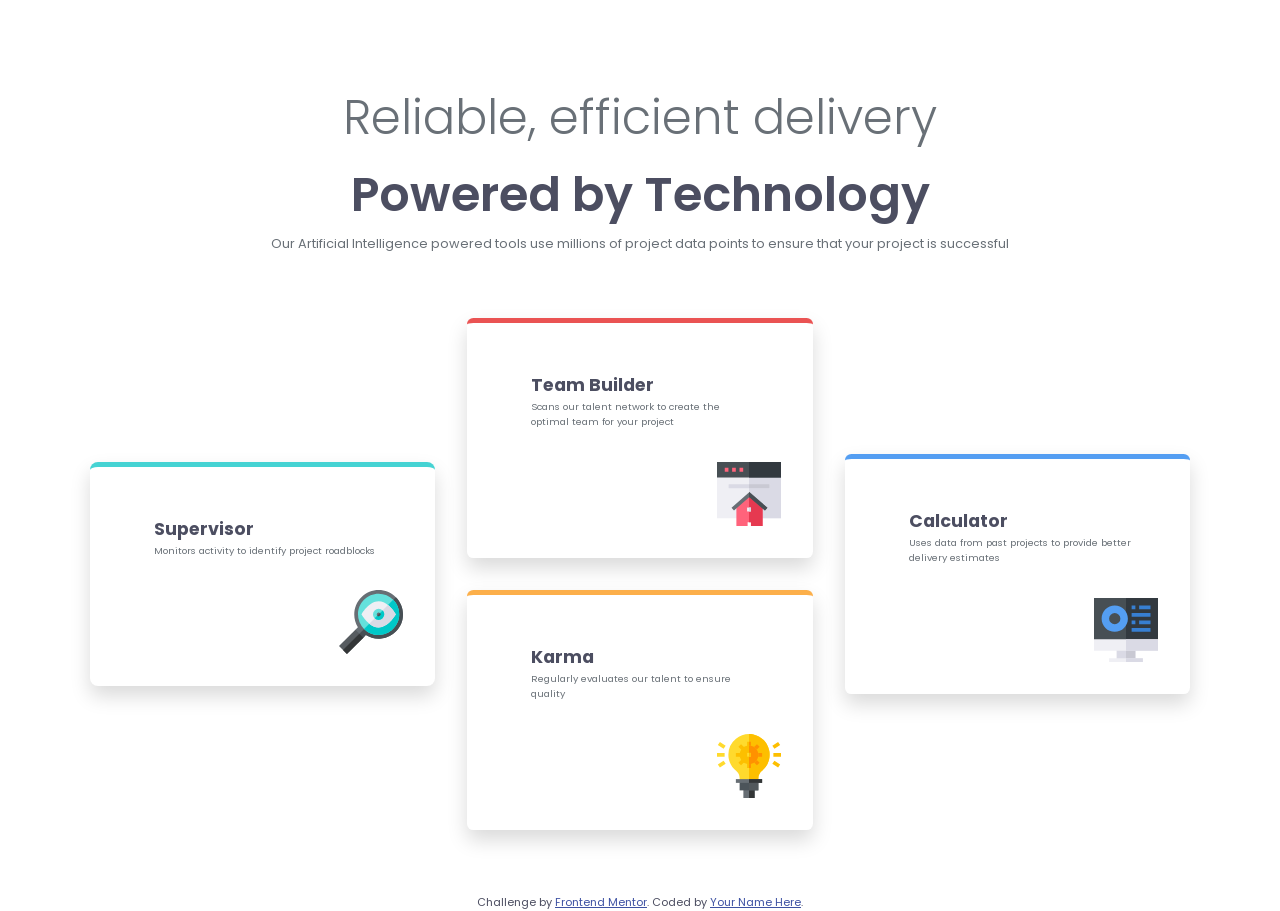
<file: four-card-feature-section-master/index.html>
<!DOCTYPE html>
<html lang="en">
<head>
  <meta charset="UTF-8">
  <meta name="viewport" content="width=device-width, initial-scale=1.0"> <!-- displays site properly based on user's device -->

  <link rel="icon" type="image/png" sizes="32x32" href="./images/favicon-32x32.png">
  
  <title>Frontend Mentor | Four card feature section</title>
  <link rel="stylesheet" href="style.css">
  <!-- Feel free to remove these styles or customise in your own stylesheet 👍 -->
  <style>
    .attribution { font-size: 0.6875rem; text-align: center; }
    .attribution a { color: hsl(228, 45%, 44%); }
  </style>
</head>
<body>
  <main>
  <h1>Reliable, efficient delivery</h1>
  <h2>Powered by Technology</h2>

  <p id="head-paragraph">Our Artificial Intelligence powered tools use millions of project data points 
  to ensure that your project is successful</p>
  <section>

  <div class="card Supervisor">
  <h3>Supervisor</h3>
  <p>Monitors activity to identify project roadblocks</p>
  <img src="./images/icon-supervisor.svg" alt="">
  </div>
  <div class="middle">
  <div class="card Team-Builder">
  <h3>Team Builder</h3>
  <p>Scans our talent network to create the optimal team for your project</p>
  <img src="./images/icon-team-builder.svg" alt="">
  </div>

  <div class="card Karma">
  <h3>Karma</h3>
  <p>Regularly evaluates our talent to ensure quality</p>
  <img src="./images/icon-karma.svg" alt="">
  </div>
</div>
  <div class="card Calculator">
  <h3>Calculator</h3>
  <p>Uses data from past projects to provide better delivery estimates</p>
  <img src="./images/icon-calculator.svg" alt="">
  </div>
  </section>
  </main>
  
      <footer class="attribution">
      Challenge by <a href="https://www.frontendmentor.io?ref=challenge">Frontend Mentor</a>. 
      Coded by <a href="#">Your Name Here</a>.
    </footer>
</body>
</html>
</file>
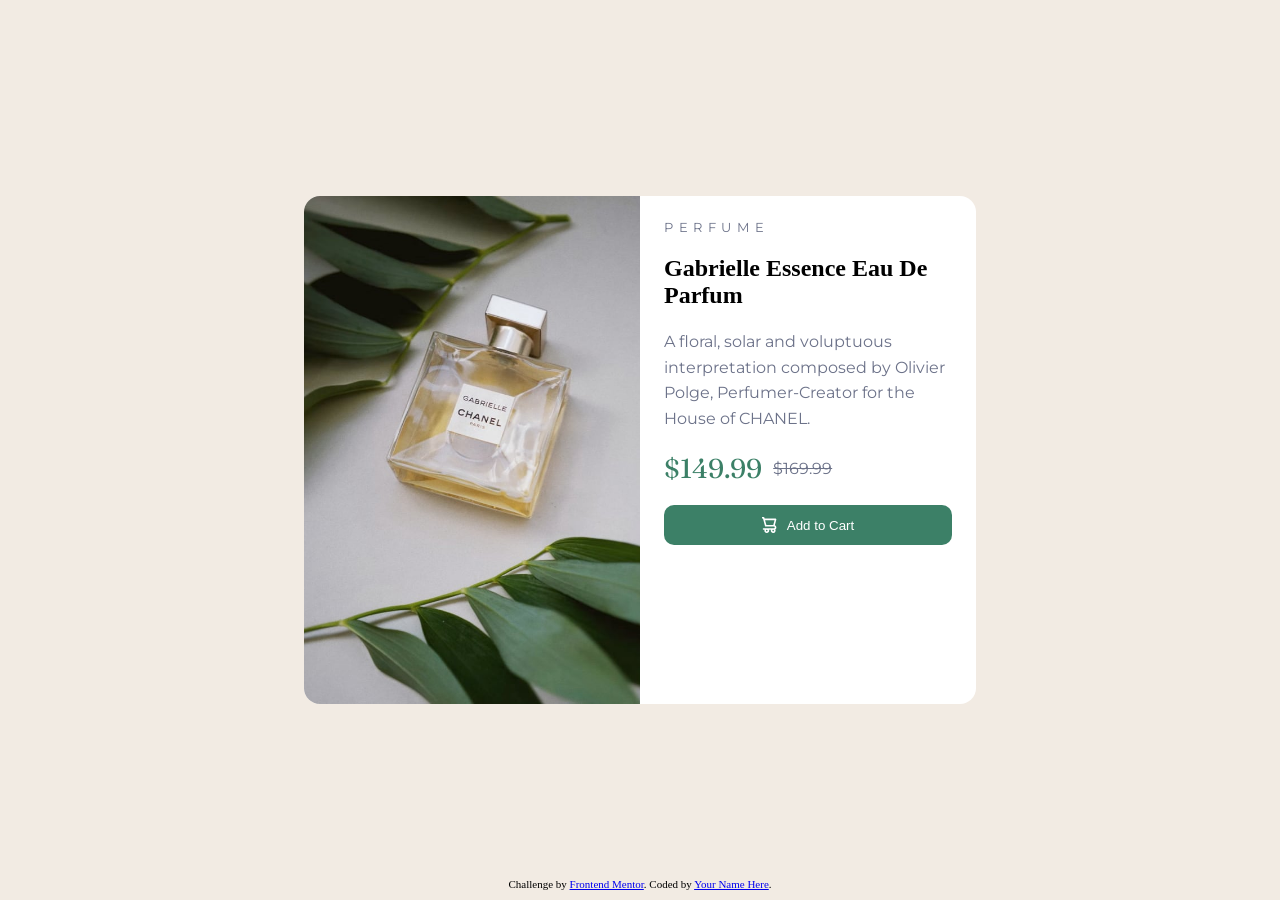
<file: product-preview-card-component-main/index.html>
<!DOCTYPE html>
<html lang="en">
<head>
  <meta charset="UTF-8">
  <meta name="viewport" content="width=device-width, initial-scale=1.0"> <!-- displays site properly based on user's device -->
  <link href="https://fonts.googleapis.com/css2?family=Montserrat:wght@500;700&family=Fraunces:wght@700&display=swap" rel="stylesheet">
  <link rel="icon" type="image/png" sizes="32x32" href="./images/favicon-32x32.png">
  <link rel="stylesheet" href="style.css">
  <title>CSS project 5 by Fikri</title>

  <!-- Feel free to remove these styles or customise in your own stylesheet 👍 -->
  <style>
    .attribution { font-size: 0.6875rem; text-align: center; }
  </style>
</head>
<body>
  <main>
      <picture class="img">
    <source media="(min-width: 48em)" srcset="./images/image-product-desktop.jpg">
    <img src="./images/image-product-mobile.jpg" alt="Gabrielle Essence Eau De Parfum bottle">
  </picture>
    <section class="content">
          <div class="tag">
            Perfume
          </div>
          <h1>
          Gabrielle Essence Eau De Parfum
          </h1>
          <p>A floral, solar and voluptuous interpretation composed by Olivier Polge, 
        Perfumer-Creator for the House of CHANEL.</p>
          <div class="price">
              <span class="new-price">$149.99</span>
              <span class="old-price">$169.99</span>
          </div>
    
    <button class="btn" type="submit">
  <img src="./images/icon-cart.svg" alt="">
  Add to Cart
</button>
</section>
  </main>
  
  

  
  
  <footer class="attribution">
    Challenge by <a href="https://www.frontendmentor.io?ref=challenge">Frontend Mentor</a>. 
    Coded by <a href="https://github.com/mohammedino8">Your Name Here</a>.
  </footer>
</body>
</html>
</file>
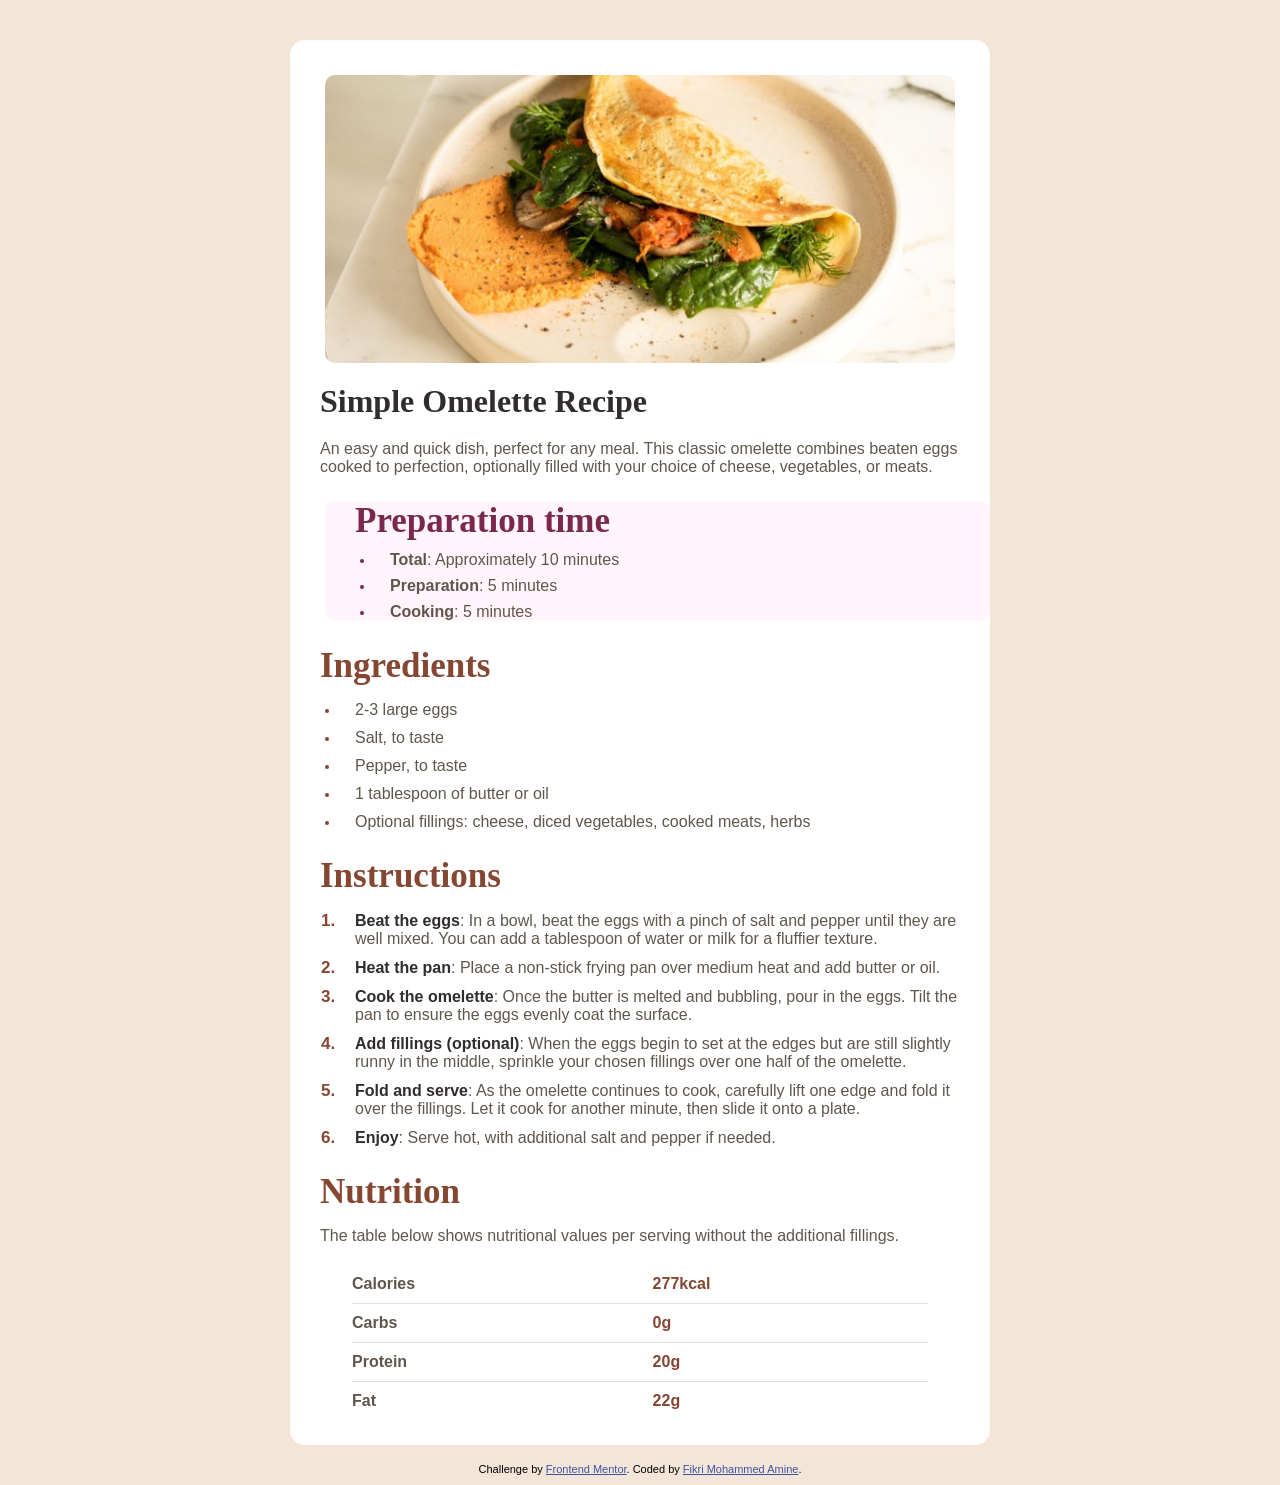
<file: recipe-page-main/index.html>
<!DOCTYPE html>
<html lang="en">
<head>
  <meta charset="UTF-8">
  <meta name="viewport" content="width=device-width, initial-scale=1.0"> <!-- displays site properly based on user's device -->

  <link rel="icon" type="image/png" sizes="32x32" href="./assets/images/favicon-32x32.png">
  <link rel="stylesheet" href="style.css">
  <title>Frontend Mentor | Recipe page</title>

  <!-- Feel free to remove these styles or customise in your own stylesheet 👍 -->
  <style>
    .attribution { font-size: 0.6875rem; text-align: center; }
    .attribution a { color: hsl(228, 45%, 44%); }
  </style>
</head>
<body>

  <main>
    <div class="img">
      <img src="./assets/images/image-omelette.jpeg" alt="">
    </div>

    <h2 class="title">Simple Omelette Recipe</h2>
    <p class="description"> An easy and quick dish, perfect for any meal. This classic omelette combines beaten eggs cooked 
  to perfection, optionally filled with your choice of cheese, vegetables, or meats.</p>
    <div class="prep-time">
      <h3>Preparation time</h3>
      <ul>
        <li><span>Total</span>: Approximately 10 minutes</li>
        <li><span>Preparation</span>: 5 minutes</li>
        <li><span>Cooking</span>: 5 minutes</li>
      </ul>
    </div>
    <div class="ingredients">
      
      <h3>Ingredients</h3>
      <ul class="ingredients-list">
        <li>2-3 large eggs</li>
        <li>Salt, to taste</li>
        <li>Pepper, to taste</li>
        <li>1 tablespoon of butter or oil</li>
        <li>  Optional fillings: cheese, diced vegetables, cooked meats, herbs</li>
      </ul>
    </div>
    <div class="instructions">
      <h3>Instructions</h3>
      <ol class="istructions">
        <li><span>Beat the eggs</span>: In a bowl, beat the eggs with a pinch of salt and pepper until they are well mixed. You can add a tablespoon of water or milk for a fluffier texture.
</li>
        <li><span>Heat the pan</span>: Place a non-stick frying pan over medium heat and add butter or oil.
</li>
        <li><span>Cook the omelette</span>: Once the butter is melted and bubbling, pour in the eggs. Tilt the pan to ensure 
  the eggs evenly coat the surface.</li>
        <li><span>Add fillings (optional)</span>: When the eggs begin to set at the edges but are still slightly runny in the 
  middle, sprinkle your chosen fillings over one half of the omelette.
</li>
        <li><span>Fold and serve</span>: As the omelette continues to cook, carefully lift one edge and fold it over the 
  fillings. Let it cook for another minute, then slide it onto a plate.</li>
        <li><span>Enjoy</span>: Serve hot, with additional salt and pepper if needed.</li>
      </ol>
    </div>
    <div class="nutrition">
      <h3>Nutrition</h3>
      <p>The table below shows nutritional values per serving without the additional fillings.
</p>
    <table>
      <tr>
      <th>Calories</th>
      <td>277kcal</td>
      </tr>

      <tr>
      <th>Carbs</th>
      <td>0g</td>
      </tr>

      <tr>
      <th>Protein</th>
      <td>20g</td>
      </tr>

      <tr>
      <th>Fat</th>
      <td>22g</td>
      </tr>
    </table>
    </div>
  </main>


  

  
  <footer class="attribution">
    Challenge by <a href="https://www.frontendmentor.io?ref=challenge">Frontend Mentor</a>. 
    Coded by <a href="https://github.com/mohammedino8">Fikri Mohammed Amine</a>.
  </footer>
  
</body>
</html>
</file>
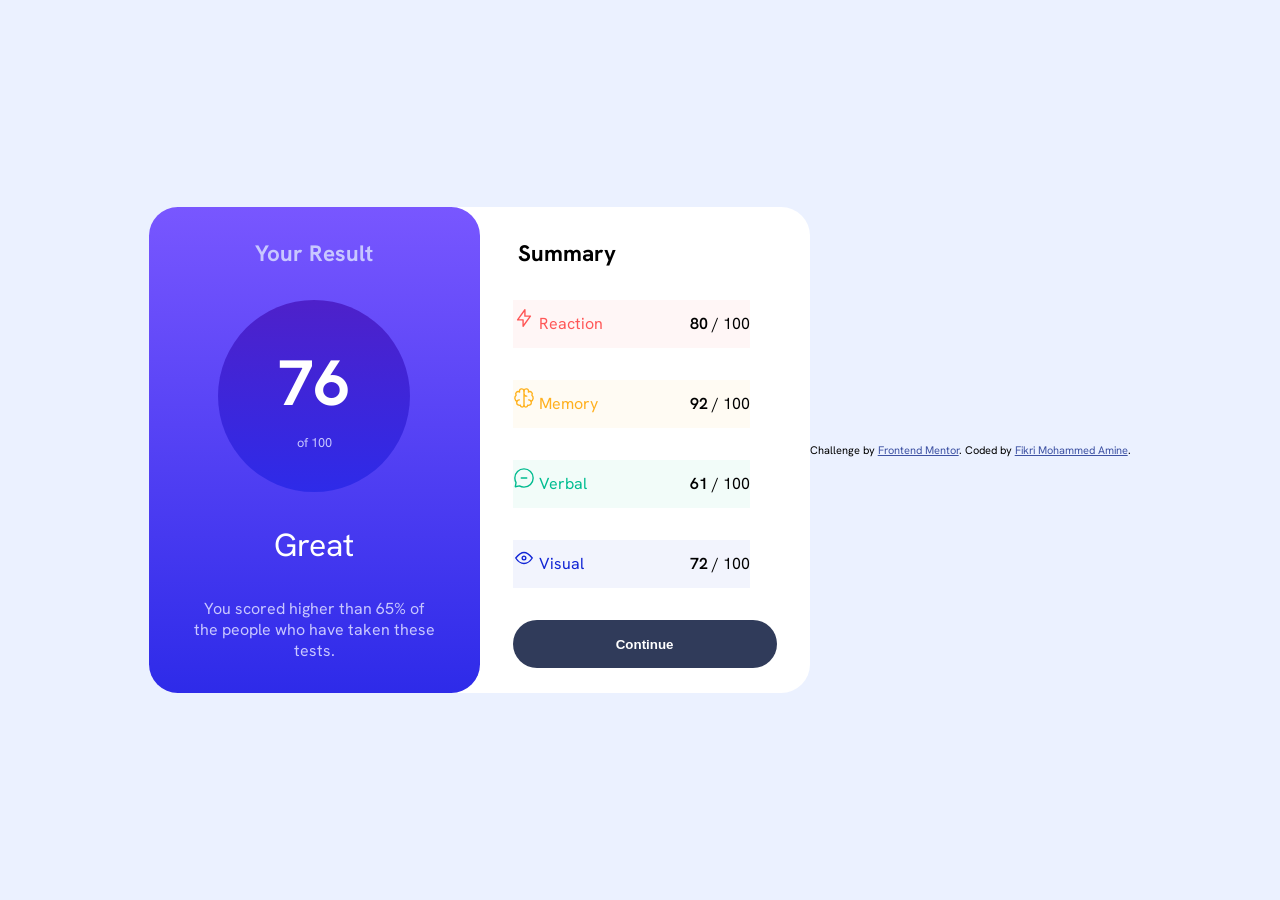
<file: results-summary-component-main/index.html>
<!DOCTYPE html>
<html lang="en">
<head>
  <meta charset="UTF-8">
  <meta name="viewport" content="width=device-width, initial-scale=1.0"> <!-- displays site properly based on user's device -->

  <link rel="icon" type="image/png" sizes="32x32" href="./assets/images/favicon-32x32.png">
  <link rel="stylesheet" href="style.css">
  <title>Fikri mohammed Amine | Results summary component</title>

  <!-- Feel free to remove these styles or customise in your own stylesheet 👍 -->
  <style>
    .attribution { font-size: 0.6875rem; text-align: center; }
    .attribution a { color: hsl(228, 45%, 44%); }
  </style>
</head>
<body>
<main>



  <div class="result">
    <h1 class="resultHeading">Your Result</h1>
    <div class="resultNum">
      <span>76</span>
      <div>of 100</div>
    </div>
    <span class="spanMessage">Great</span>
    <div class="message">You scored higher than 65% of the people who have taken these tests.
  </div>
  </div>


  <div class="summary">
    <h2 class="summaryHeading">  
  Summary
    </h2>
    <div class="summary-items">
      
    <div class="summary-item Reaction">
      <div><img src="./assets/images/icon-reaction.svg" alt=""><span class="text"> Reaction</span></div>
    <div class="score"><span>80</span> / 100</div>
  </div>
    <div class="summary-item Memory"> <div><img src="./assets/images/icon-memory.svg" alt=""><span class="text"> Memory</span></div>
  <div class="score"><span>92</span> / 100</div>
  </div>
    <div class="summary-item Verbal">
      <div><img src="./assets/images/icon-verbal.svg" alt=""><span class="text"> Verbal</span></div>
  <div class="score"><span>61</span> / 100</div>
  </div>
    <div class="summary-item Visual">
    <div><img src="./assets/images/icon-visual.svg" alt=""><span class="text"> Visual</span></div>
  <div class="score"><span>72</span> / 100</div>
  </div>
  <button type="submit">Continue</button>
</main>
  
  



  
  <footer class="attribution">
    Challenge by <a href="https://www.frontendmentor.io?ref=challenge">Frontend Mentor</a>. 
    Coded by <a href="https://github.com/mohammedino8">Fikri Mohammed Amine</a>.
  </footer>
  
</body>
</html>
</file>
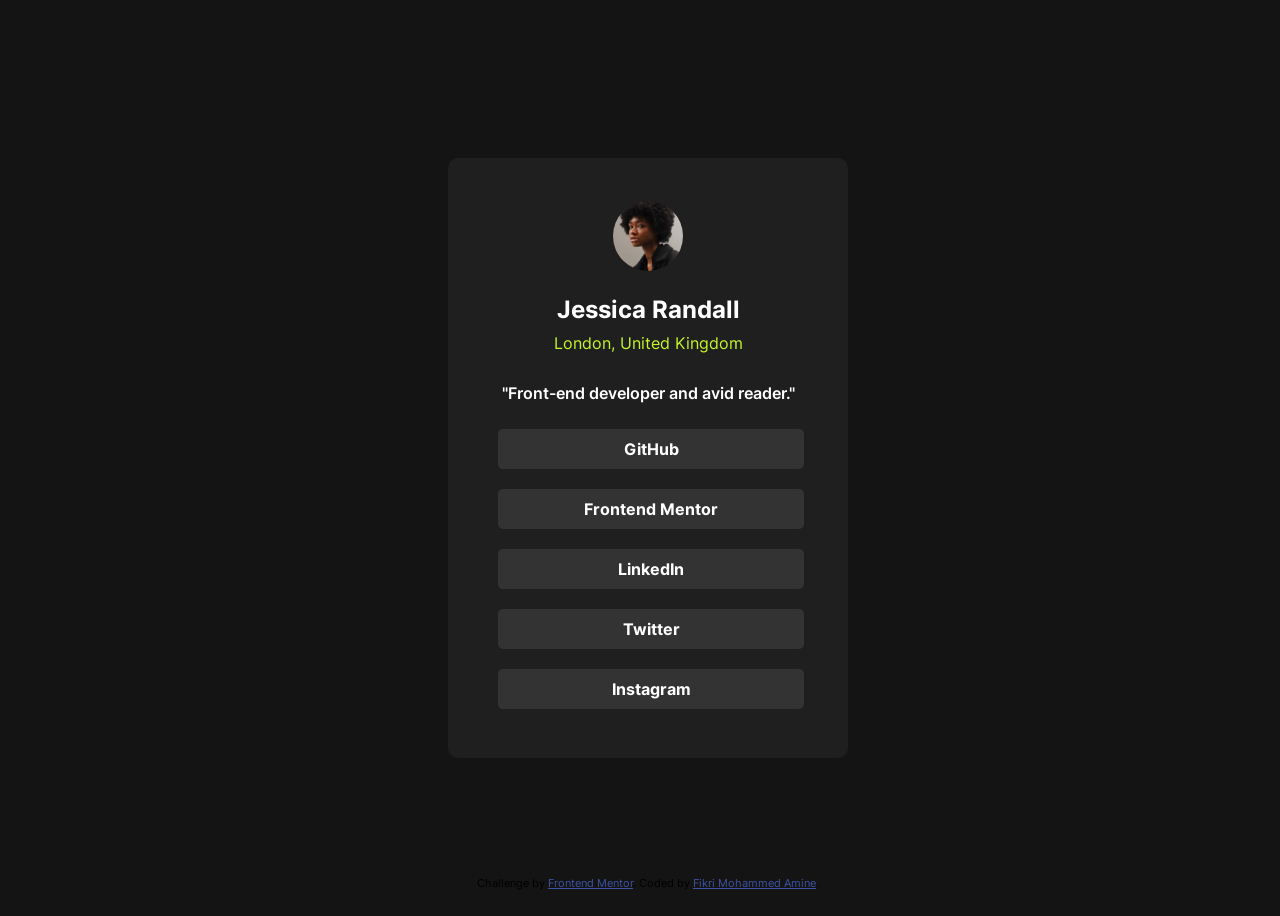
<file: social-links-profile-main/index.html>
<!DOCTYPE html>
<html lang="en">
<head>
  <meta charset="UTF-8">
  <meta name="viewport" content="width=device-width, initial-scale=1.0"> <!-- displays site properly based on user's device -->

  <link rel="icon" type="image/png" sizes="32x32" href="./assets/images/favicon-32x32.png">
  
  <title>Frontend Mentor | Social links profile</title>
  <link rel="stylesheet" href="style.css">
  <!-- Feel free to remove these styles or customise in your own stylesheet 👍 -->
  <style>
    .attribution { font-size: 0.6875rem; text-align: center; }
    .attribution a { color: hsl(228, 45%, 44%); }
  </style>
</head>
<body>
<div class="hero">
  <div class="img">
    <img src="./assets/images/avatar-jessica.jpeg" alt="">
  </div>
  <div class="info">
    <h2 class="name">  Jessica Randall</h2>
    <div class="location">London, United Kingdom</div>
    <div class="description">"Front-end developer and avid reader."</div>
  </div>
  <div class="links">
    <ul>
      <li><a href="https://github.com">GitHub</a></li>
      <li><a href="https://www.frontendmentor.io">Frontend Mentor</a></li>
      <li><a href="www.linkedin.com">LinkedIn</a></li>
      <li><a href="https://x.com">Twitter</a></li>
      <li><a href="https://instagram.com">Instagram</a></li>
    </ul>
  </div>
</div>

  
  

  
  
  
  
  
  
  <footer class="attribution">
    Challenge by <a href="https://www.frontendmentor.io?ref=challenge">Frontend Mentor</a>. 
    Coded by <a href="https://github.com/mohammedino8">Fikri Mohammed Amine</a>.
  </footer>
</body>
</html>
</file>
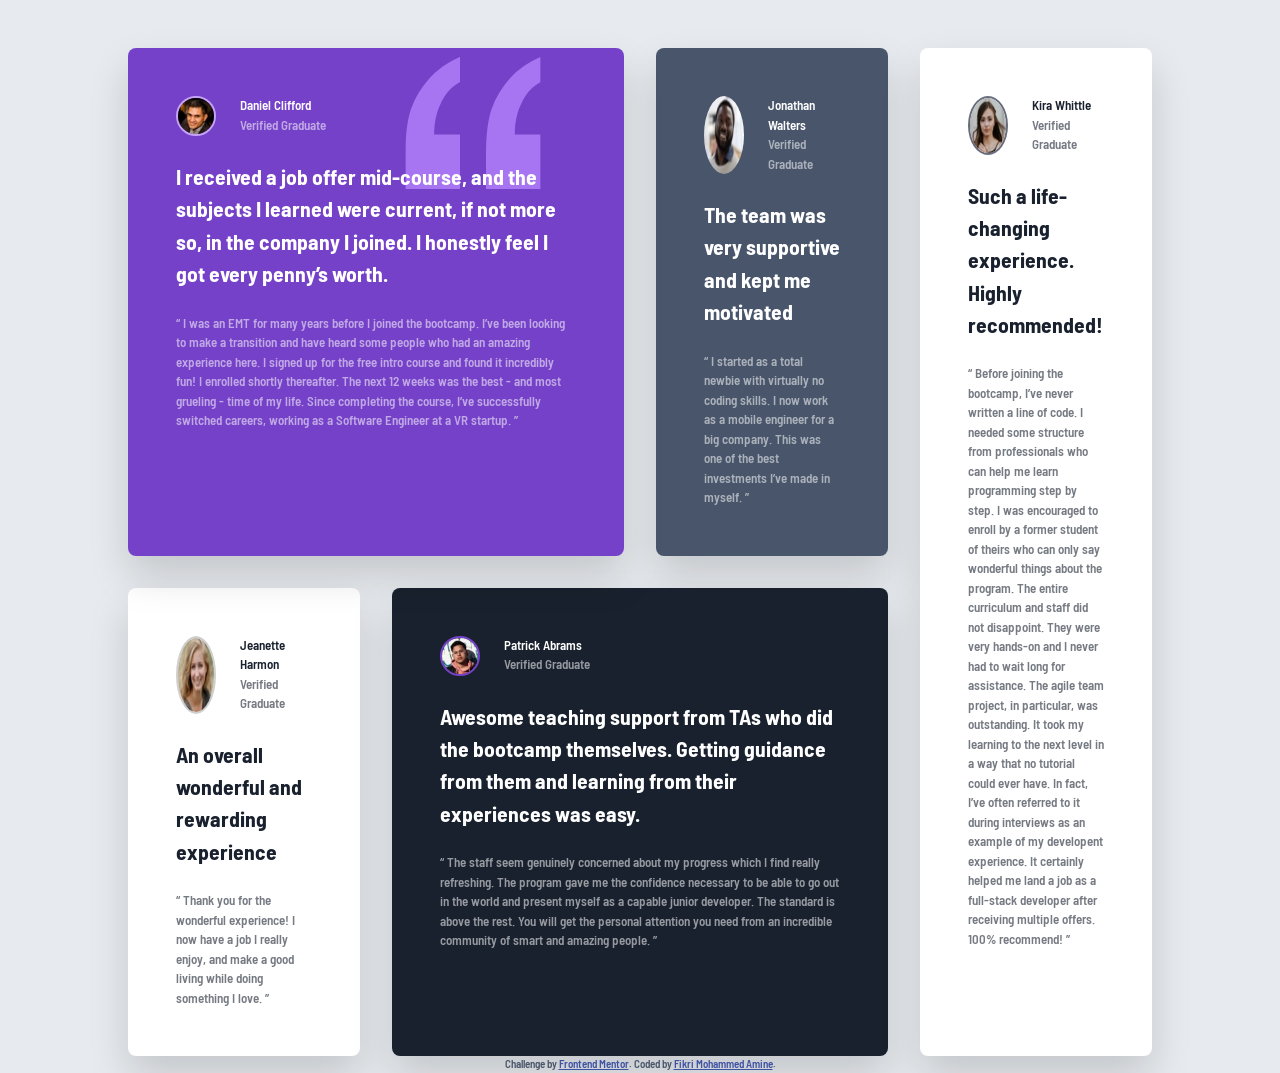
<file: testimonials-grid-section-main/index.html>
<!DOCTYPE html>
<html lang="en">
<head>
  <meta charset="UTF-8">
  <meta name="viewport" content="width=device-width, initial-scale=1.0"> <!-- displays site properly based on user's device -->

  <link rel="icon" type="image/png" sizes="32x32" href="./images/favicon-32x32.png">
  <link rel="stylesheet" href="style.css">
  <title>Frontend Mentor | [Challenge Name Here]</title>

  <!-- Feel free to remove these styles or customise in your own stylesheet 👍 -->
  <style>
    .attribution { font-size: 0.6875rem; text-align: center; }
    .attribution a { color: hsl(228, 45%, 44%); }
  </style>
</head>
<body>
  <main>

  <!--First card-->

    <div class="card Daniel">
      <div class="heading">
          
          <img class="logo" src="./images/image-daniel.jpg" alt="image-Daniel">
          <div class="desc"> 
          <div class="name">Daniel Clifford</div>
          <div class="grade">Verified Graduate</div>
          </div>
          
      </div>
      <div class="title-para">
          I received a job offer mid-course, and the subjects I learned were current, if not more so, 
          in the company I joined. I honestly feel I got every penny’s worth.
      </div>
      <div class="body-para">
          “ I was an EMT for many years before I joined the bootcamp. I’ve been looking to make a 
            transition and have heard some people who had an amazing experience here. I signed up 
            for the free intro course and found it incredibly fun! I enrolled shortly thereafter. 
            The next 12 weeks was the best - and most grueling - time of my life. Since completing 
            the course, I’ve successfully switched careers, working as a Software Engineer at a VR startup. ”
      </div>
    </div>
    <!--Second card-->
    <div class="card Jonathan">
      <div class="heading">
          <img src="./images/image-jonathan.jpg" alt="image-Jonathan">
          <div class="desc"> 
          <div class="name">Jonathan Walters</div>
          <div class="grade">Verified Graduate</div>
          </div>
      </div>
      <div class="title-para">
          The team was very supportive and kept me motivated
      </div>
      <div class="body-para">

  “ I started as a total newbie with virtually no coding skills. I now work as a mobile engineer 
  for a big company. This was one of the best investments I’ve made in myself. ”

      </div>
    </div>


    <!--Third card-->
    <div class="card Jeanette">
      <div class="heading">
          <img src="./images/image-jeanette.jpg" alt="image-Jeanette">
          <div class="desc"> 
          <div class="name">Jeanette Harmon</div>
          <div class="grade">Verified Graduate</div>
      </div>
      </div>
      <div class="title-para">
          An overall wonderful and rewarding experience
      </div>
      <div class="body-para">
        “ Thank you for the wonderful experience! I now have a job I really enjoy, and make a good living 
        while doing something I love. ”
      </div>
    </div>


    <!--Fourth card-->
    <div class="card Patrick">
      <div class="heading">
          <img src="./images/image-patrick.jpg" alt="image-Patrick">

          <div class="desc"> 
          <div class="name">Patrick Abrams</div>
          <div class="grade">Verified Graduate</div>
      </div>
      </div>
      <div class="title-para">
          Awesome teaching support from TAs who did the bootcamp themselves. Getting guidance from them and 
          learning from their experiences was easy.
      </div>
      <div class="body-para">
        “ The staff seem genuinely concerned about my progress which I find really refreshing. The program 
  gave me the confidence necessary to be able to go out in the world and present myself as a capable 
  junior developer. The standard is above the rest. You will get the personal attention you need from 
  an incredible community of smart and amazing people. ”
      </div>
    </div>

    <!--Fifth card-->
    <div class="card Kira">
      <div class="heading">
          <img src="./images/image-kira.jpg" alt="image-Kira">
          <div class="desc"> 
          <div class="name">Kira Whittle</div>
          <div class="grade">Verified Graduate</div>
      </div>
      </div>
      <div class="title-para">
            Such a life-changing experience. Highly recommended!
      </div>
      <div class="body-para">
          “ Before joining the bootcamp, I’ve never written a line of code. I needed some structure from 
  professionals who can help me learn programming step by step. I was encouraged to enroll by a former 
  student of theirs who can only say wonderful things about the program. The entire curriculum and staff 
  did not disappoint. They were very hands-on and I never had to wait long for assistance. The agile team 
  project, in particular, was outstanding. It took my learning to the next level in a way that no tutorial 
  could ever have. In fact, I’ve often referred to it during interviews as an example of my developent 
  experience. It certainly helped me land a job as a full-stack developer after receiving multiple offers. 
  100% recommend! ”
      </div>
    </div>


  </main>
  
  
  <footer class="attribution">
    Challenge by <a href="https://www.frontendmentor.io?ref=challenge">Frontend Mentor</a>. 
    Coded by <a href="https://github.com/mohammedino8/">Fikri Mohammed Amine</a>.
  </footer>
</body>
</html>
</file>
<file: four-card-feature-section-master/style.css>
/* =========================
   Google Font
========================= */
@import url('https://fonts.googleapis.com/css2?family=Poppins:wght@200;400;600&display=swap');

/* =========================
   CSS Variables
========================= */
:root {
  /* Primary Colors */
  --red: hsl(0, 78%, 62%);
  --cyan: hsl(180, 62%, 55%);
  --orange: hsl(34, 97%, 64%);
  --blue: hsl(212, 86%, 64%);

  /* Neutral Colors */
  --grey-500: hsl(234, 12%, 34%);
  --grey-400: hsl(212, 6%, 44%);
  --white: hsl(0, 0%, 100%);

  /* Typography */
  --ff-primary: "Poppins", sans-serif;

  --fw-light: 200;
  --fw-regular: 400;
  --fw-semibold: 600;

  --fs-body: 15px;
}

/* =========================
   CSS Reset
========================= */
*,
*::before,
*::after {
  margin: 0;
  padding: 0;
  box-sizing: border-box;
}

/* =========================
   Base Styles
========================= */
body {
  font-family: var(--ff-primary);
  font-size: var(--fs-body);
  color: var(--grey-500);
  background-color: var(--white);
  line-height: 1.6;
}

img {
  display: block;
  max-width: 100%;
}
main{
    margin-top: 5rem;
    
}

/*section {
    display: grid;
    grid-template-columns: repeat(3 , 1fr);
    grid-template-rows: repeat(3 , auto);
    gap: 1rem;

}*/
section{
    width: min(90%, 1100px);
    margin: 4rem auto;

    display: grid;
    grid-template-columns: repeat(3, 1fr);
    gap: 2rem;
    align-items: center;
}
.middle{
    display:flex;
    flex-direction:column;
    gap:2rem;
}
@media (max-width:768px){

section{

grid-template-columns:1fr;

}

.middle{

display:contents;

}

}
h1 {
    color: var(--grey-400);
    text-align: center;
    font-weight: 300;
    font-size: clamp(1.7rem, 5vw, 3rem);
}
h2{
    color: var(--grey-500);
    text-align: center;
    font-weight: 600;
    font-size: clamp(1.7rem, 5vw, 3rem);
}
#head-paragraph{
    max-width: 80%;
    display: block;
    margin-left: 10%;
    text-align: center;
    font-size: 0.8rem;
    color: var(--grey-400);
    
}

.card{
    background:white;
    padding:2rem;

    border-radius:.5rem;
    box-shadow:0 10px 20px rgba(0,0,0,.15);
}
.card h3 {
    color: var(--grey-500);
}
.card p{
    color: var(--grey-400);
}
.card img{
    margin-left:auto;
    margin-top:2rem;
}
.Supervisor{
    border-top: solid  var(--cyan)  5px ; 
    
}
.Supervisor h3{
    margin: 1rem 0 0 2rem;
}
.Supervisor p{
    margin-left: 2rem;
    font-size: .6rem;
    max-width: 80%;
}
.Team-Builder{
    border-top: solid  var(--red)  5px ; 
    border-radius: 0.4rem;
}
.Team-Builder h3{
    margin: 1rem 0 0 2rem;
    
}
.Team-Builder p{
    margin-left: 2rem;
    font-size: .6rem;
    max-width: 80%;
}


.Karma{

    border-top: solid  var(--orange)  5px ; 
    border-radius: 0.4rem;
}
.Karma h3{
    margin: 1rem 0 0 2rem;
    
}
.Karma p{
    margin-left: 2rem;
    font-size: .6rem;
    max-width: 80%;
}


.Calculator{

    border-top: solid  var(--blue)  5px ; 
    border-radius: 0.4rem;
}
.Calculator h3{
    margin: 1rem 0 0 2rem;
    
}
.Calculator p{
    margin-left: 2rem;
    font-size: .6rem;
    max-width: 80%;
}
</file>
<file: product-preview-card-component-main/style.css>
:root {
  --green-500: hsl(158, 36%, 37%);
  --green-700: hsl(158, 42%, 18%);

  --black: hsl(212, 21%, 14%);
  --grey: hsl(228, 12%, 48%);
  --cream: hsl(30, 38%, 92%);
  --white: hsl(0, 0%, 100%);

  --font-primary: 'Montserrat', sans-serif;
  --font-secondary: 'Fraunces', serif;

  --font-size-body: 16px;

  --font-weight-medium: 500;
  --font-weight-bold: 700;
}

/* Reset */
* {
  box-sizing: border-box;
  margin: 0;
  padding: 0;
}

/* Body */
body {
  min-height: 100vh; 
  display: flex;
  justify-content: center;
  align-items: center;
  background-color: var(--cream);
  font-size: var(--font-size-body);
  padding: 1em;
  position: relative;
}

/* Card */
main {
  width: 100%;
  max-width: 23.43rem;
  max-height: 90vh;
  background-color: var(--white);
  border-radius: 1rem;
  overflow: hidden; 
  display: flex;
  flex-direction: column;
}

/* Image */
.img {
  width: 100%;
  height: 250px; /* بدل vh */
}

.img img {
  width: 100%;
  height: 100%;
  object-fit: cover;
}

/* Content wrapper */
.content {
  padding: 1.5rem;
  display: flex;
  flex-direction: column;
  gap: 1.25rem;
}
@media (min-width:48em) {
    main {
    flex-direction: row;
    max-width: 42rem;
    }

    .img,
    .content {
        width: 50%;
    }
    .img{
        height: auto;
    }
    .img img{
        height: 100%;
        object-fit: cover;
    }
}
/* Tag */
.tag {
  color: var(--grey);
  font-family: var(--font-primary);
  text-transform: uppercase;
  letter-spacing: 0.35rem;
  font-size: 0.8rem;
}

/* Title */
h2 {
  font-family: var(--font-secondary);
  font-size: 1.8rem;
  line-height: 1.2;
}

/* Paragraph */
p {
  color: var(--grey);
  font-family: var(--font-primary);
  line-height: 1.6;
}

/* Price */
.price {
  display: flex;
  align-items: center;
  gap: 0.7rem;
}

.new-price {
  font-size: 1.7rem;
  font-family: var(--font-secondary);
  color: var(--green-500);
}

.old-price {
  text-decoration: line-through;
  font-family: var(--font-primary);
  color: var(--grey);
}

/* Button */

button {
  width: 100%;
  height: 3em;
  background-color: var(--green-500);
  color: var(--white);
  border-radius: 10px;
  border: none;
  display: flex;
  align-items: center;
  justify-content: center;
  gap: 10px;
  cursor: pointer;
  transition: 0.3s;
}
@media (prefers-reduced-motion: reduce) {
    button{
        transition: none;
    }
}
button:hover {
  background-color: var(--green-700);
}
footer{
    position: absolute;
    bottom: 10px;
}
</file>
<file: recipe-page-main/style.css>
:root{
    
--White: hsl(0, 0%, 100%);
--Stone-100: hsl(30, 54%, 90%);
--Stone-150: hsl(30, 18%, 87%);
--Stone-600: hsl(30, 10%, 34%);
--Stone-900: hsl(24, 5%, 18%);
--Brown-800: hsl(14, 45%, 36%);
--Rose-800: hsl(332, 51%, 32%);
--Rose-50: hsl(330, 100%, 98%);
}

* {
  margin: 0;
  padding: 0;
  box-sizing: border-box;
}

body {
  font-size: 16px;
  font-family: "Outfit", sans-serif;
  background-color: var(--Stone-100);
  display: flex;
  justify-content: center;
  padding: 40px 20px;
  position: relative;
}

/* MAIN CARD */
main {
  max-width: 700px;
  width: 100%;
  background-color: var(--White);
  border-radius: 15px;
  overflow: hidden;
}

/* IMAGE */
.img{
    width: 90%;
    margin: auto;
    margin-top: 5%;
}
.img img {
    width: 100%;
    display: block;
    border-radius: 10px;
}

/* CONTENT */
main > *:not(.img) {
  padding: 0 30px;
}

/* TITLE */
h2 {
  font-family: "Young Serif", serif;
  font-size: 32px;
  color: var(--Stone-900);
  margin: 20px 0;
}

/* DESCRIPTION */
.description {
  color: var(--Stone-600);
  margin-bottom: 25px;
}

/* PREP BOX */
.prep-time {
  background-color: var(--Rose-50);
  margin-left: 5%;
  padding: 20px;
  border-radius: 10px;
  margin-bottom: 25px;
}

.prep-time h3 {
  color: var(--Rose-800);
  margin-bottom: 10px;
}

.prep-time ul {
  list-style: disc;
  padding-left: 20px;
}

.prep-time li {
  margin-bottom: 8px;
  color: var(--Stone-600);
  padding-left: 15px;
}
.prep-time li::marker {
    color: var(--Rose-800);
    font-size: 13px;
    padding-right: 15px;
}

.prep-time span {
  font-weight: 600;
}

/* INGREDIENTS + INSTRUCTIONS */
.ingredients,
.instructions,
.nutrition {
  margin-bottom: 25px;
}

h3 {
  font-family: "Young Serif", serif;
  color: var(--Brown-800);
  margin-bottom: 15px;
  font-size: 35px;
}

ul, ol {
  padding-left: 20px;
}

li {
  margin-bottom: 10px;
  color: var(--Stone-600);
  padding-left: 15px;
}
li::marker{
    color: var(--Brown-800);
    font-size: 13px;
    font-weight: bold;
}
.instructions li::marker{
    font-size: 17px ;
}
.instructions span{
    font-weight: 600;
    color: var(--Stone-900);
}

/* TABLE */
table {
  width: 90%;
  border-collapse: collapse;
  margin: auto;
}

tr {
  border-bottom: 1px solid var(--Stone-150);
}
tr:last-child{
    border-bottom: 0px;
}

th, td {
  text-align: left;
  padding: 10px 0;
}
th{
    color: var(--Stone-600);
}
td {
  color: var(--Brown-800);
  font-weight: bold;
}
 .nutrition p{
    color: var(--Stone-600);
    margin-bottom: 20px;
 }

/* FOOTER */
.attribution {
  position: absolute;
  bottom: 10px;
}
</file>
<file: results-summary-component-main/style.css>
:root{
    /*primary*/
    --LightRed: hsl(0, 100%, 67%) ;
    --OrangeYellow: hsl(39, 100%, 56%);
    --GreenTeal: hsl(166, 100%, 37%);
    --CobaltBlue: hsl(234, 85%, 45%);
    
    /*gradiants*/
    
    --LightSlateBlue : hsl(252, 100%, 67%);
    --LightRoyalBlue : hsl(241, 81%, 54%);
    --VioletBlue: hsla(256, 72%, 46%, 1);
    --PersianBlue: hsla(241, 72%, 46%, 1);
    /*neutral*/
    --White: hsl(0, 0%, 100%);
    --PaleBlue: hsl(221, 100%, 96%) ;
    --LightLavender: hsl(241, 100%, 89%);
    --DarkGrayBlue: hsl(224, 30%, 27%) ;
    
}
*{
    margin: 0;
    padding: 0;
    box-sizing: border-box;
}
@font-face {
  font-family: "Hanken Grotesk";
  src: url("./assets/fonts/HankenGrotesk-VariableFont_wght.ttf") format("truetype");
  font-weight: 100 900;
  font-style: normal;
}

body {
  font-family: "Hanken Grotesk", sans-serif;
  min-height: 100vh;
  display: flex;
  align-items: center;
  justify-content: center;
  background-color: var(--PaleBlue);
}
main{
    display: flex;
    border-radius: 1.8rem;
    background-color: var(--White);
}
@media screen and (max-width : 768px) {
    main{
        flex-direction: column;
    }
}
.result {
    
    display: flex;
    flex-direction: column;
    flex: 1;
    background-image: linear-gradient(180deg ,var(--LightSlateBlue) , var(--LightRoyalBlue) );
    align-items: center;
    gap:2rem;
    border-radius: 1.8rem;
}
.resultHeading{
    color: var(--LightLavender);
    font-size: 1.4rem;
    margin-top: 2rem;
}
.resultNum{
    height: 12rem;
    width: 12rem;
    border-radius: 50%;
    background-image: linear-gradient( 180deg , var(--VioletBlue) , var(--LightRoyalBlue));
    display: flex;
    flex-direction: column;
    justify-content: center;
    align-items: center;
    gap: 10px;
    border-bottom: none;
}
.resultNum span{
    font-size: 4rem;
    color: var(--White);
    font-weight: 700;
}
.resultNum div{
    font-size: 0.8rem;
    color: var(--LightLavender);
}

.spanMessage{
    color: var(--White);
    font-size: 2rem;
    display: block;
    text-align: center;
}
.message{
    color: var(--LightLavender);
    margin-bottom: 2rem;
    width: 75%;
    text-align: center;

}
.summary {
    display: flex;
    flex-direction:column;
    flex: 1;
    align-items: center;
    gap:2rem;
    border-radius: 1.8rem;
    
    
    
}
.summaryHeading{
    background-color: hsla(241, 72%, 46%, 0);
    font-size: 1.4rem;
    margin-top: 2rem;
    display: flex;
    align-self: flex-start;
    padding-left: 2.4rem;
    
    
}
.summary-items{
    display: flex;
    flex-direction: column;
    gap: 2rem;
    width: 80%;
}
.summary-item{
    display: flex;
    height: 3rem;
    width: 90%;
    justify-content: space-between;
    line-height: 3rem;
}
.summary-item div img{
    width: 1.4rem;
    
}

.summary-item .score { 
    
    font-weight: 400;
}
.summary-item .score span{ 
    
    font-weight: 600;
}
.Reaction {
    background-color: hsl(0, 100%, 67% , 0.05);
}
    .Reaction div .text {
    color: var(--LightRed);
    
}

.Memory {
    background-color: hsl(39, 100%, 56% , 0.05);
}
.Memory div .text {
    color: var(--OrangeYellow);
    
}
.Verbal {
    background-color:  hsl(166, 100%, 37%, 0.05);
}
.Verbal div .text {
    color: var(--GreenTeal);
    
}
.Visual {
    background-color:hsl(234, 85%, 45%, 0.05);
}
.Visual div .text {
    color: var(--CobaltBlue);
    
}
button{
    background-color: var(--DarkGrayBlue);
    font-weight: 700;
    color: var(--White);
    min-width: 80%;
    height: 3rem;
    border-radius: 2rem;
    border: none;
}
button:hover{
     background-color: var(--PersianBlue);
}
</file>
<file: social-links-profile-main/style.css>
@font-face {
  font-family: "Inter";
  src: url("./assets/fonts/static/Inter-Regular.ttf") format("truetype");
  font-weight: 400;
  font-style: normal;
}
@font-face {
  font-family: "Inter";
  src: url("./assets/fonts/static/Inter-SemiBold.ttf") format("truetype");
  font-weight: 600;
  font-style: normal;
}
@font-face {
  font-family: "Inter";
  src: url("./assets/fonts/static/Inter-Bold.ttf") format("truetype");
  font-weight: 700;
  font-style: normal;
}

body{
    font-family: "Inter" , sans-serif;
    --Green: hsl(75, 94%, 57%);
    --White: hsl(0, 0%, 100%);
    --Grey-700: hsl(0, 0%, 20%);
    --Grey-800: hsl(0, 0%, 12%);
    --Grey-900: hsl(0, 0%, 8%);

    background-color: var(--Grey-900);
    display: flex;
    flex-direction: column;
    justify-content: center;
    align-items: center;
    width: 100vw;
    min-height: 100vh;
    overflow: hidden;
}


.hero{
    background-color: var(--Grey-800);
    border-radius: 10px;
    display: flex;
    flex-direction: column;
    justify-content: center;
    align-items: center;
    width: 90%;
    max-width: 400px;
    min-height: 600px;
}
.img {
    padding: 30px;

}
.img img{
    width: 70px;
    height: 70px;
    border-radius: 50%;

}
.name{
    color: var(--White);
    text-align: center;
    margin-top: -10px;

}
.location{
    color: var(--Green);
    text-align: center;
    margin-top: -10px;
}
.description{
    margin: 30px 0 0 0;
    color: var(--White);
    font-weight: 600;
}

.links ul{
    list-style: none;
}
.links ul li{
    background-color: var(--Grey-700);
    width: 85%;
    height: 40px;
    margin: 10px;
    display: inline-block;
    text-align: center;
    border-radius: 5px;
}
.links ul li a{
    text-decoration: none;
    color: white;
    line-height: 40px;
    font-family: "Inter" ,sans-serif;
    font-weight: bold;
    
}
.links ul li:hover{
    background-color: var(--Green);
    
}
.links ul li:hover a{
    color: var(--Grey-800);
}
.links ul li:last-child{
    margin-bottom: 20px;
}
footer{
    position: absolute;
    bottom: 10px;
}
</file>
<file: testimonials-grid-section-main/style.css>
/* =========================
   Google Font
========================= */
@import url('https://fonts.googleapis.com/css2?family=Barlow+Semi+Condensed:wght@500;600&display=swap');

/* =========================
   CSS Variables
========================= */
:root {

  /* ========= Primary ========= */
  --purple-50: hsl(260, 100%, 95%);
  --purple-300: hsl(264, 82%, 80%);
  --purple-500: hsl(263, 55%, 52%);

  /* ========= Neutral ========= */
  --white: hsl(0, 0%, 100%);
  --grey-100: hsl(214, 17%, 92%);
  --grey-200: hsl(0, 0%, 81%);
  --grey-400: hsl(224, 10%, 45%);
  --grey-500: hsl(217, 19%, 35%);
  --dark-blue: hsl(219, 29%, 14%);
  --black: hsl(0, 0%, 7%);

  /* ========= Typography ========= */
  --font-family: "Barlow Semi Condensed", sans-serif;

  --fw-medium: 600;
  --fw-semibold: 700;

  --fs-body: 0.8125rem; /* 13px */

  /* ========= Spacing (Useful) ========= */
  --space-1: 0.25rem;
  --space-2: 0.5rem;
  --space-3: 0.75rem;
  --space-4: 1rem;
  --space-5: 1.5rem;
  --space-6: 2rem;
  --space-7: 2.5rem;
  --space-8: 3rem;

  /* ========= Border Radius ========= */
  --radius-sm: 0.5rem;
  --radius-md: 0.75rem;
  --radius-lg: 1rem;

  /* ========= Shadow ========= */
  --shadow: 0 20px 40px rgba(0, 0, 0, 0.15);

  /* ========= Transition ========= */
  --transition: 250ms ease;
}

/* =========================
   Reset
========================= */

*,
*::before,
*::after{
  margin: 0;
  padding: 0;
  box-sizing: border-box;
}

img{
  display: block;
  max-width: 100%;
}

button,
input,
textarea,
select{
  font: inherit;
}

body{
  min-height: 100vh;
  font-family: var(--font-family);
  font-size: var(--fs-body);
  font-weight: var(--fw-medium);
  background-color: var(--grey-100);
  color: var(--grey-500);
  line-height: 1.5;
}

main{
    width: 80%;
    margin-left: 10%;
    margin-top: var(--space-8);
}
.card{
    display: flex;
    flex-direction: column;
    gap: var(--space-5);
    margin-bottom: var(--space-8);
    border-radius: var(--radius-sm);
    background-color: aqua;
    padding: var(--space-8);
    box-shadow: var(--shadow);

}
.card .heading{
    display: flex;
    gap: var(--space-5);
}
.card .heading img{
    border-radius: 50%;
    width: 2.5rem;
    display: inline-block;
}
.card .title-para{
    font-weight: var(--fw-semibold);
    font-size: 1.35rem;
    z-index: 2;
}

.Daniel{
    background-color: var(--purple-500);
    color: var(--white);
    position: relative;
}
.Daniel .heading .logo{
    border: 0.15rem solid var(--purple-300);
}
.Daniel .body-para  , .Daniel .grade{
    color: rgba(255, 255, 255, 0.55);
}



.Jonathan{
    background-color: var(--grey-500);
    color: var(--white);
}
.Jonathan img{
    border: 0.15rem solid var(--grey-300);
}
.Jonathan .body-para  , .Jonathan .grade{
    color: rgba(255, 255, 255, 0.55);
}
.Jeanette {
    background-color: var(--white);
    color: var(--dark-blue);
}
.Jeanette img{
    border: 0.15rem solid var(--grey-200);
}
.Jeanette .body-para  , .grade{
    color: hsl(219, 29%, 14%, 60%);
}

.Patrick {
    background-color: var(--dark-blue);
    color: var(--white);
}
.Patrick img{
    border: 0.15rem solid var(--purple-500);
}
.Patrick .body-para  , .Patrick .grade{
    color: rgba(255, 255, 255, 0.55);
}

.Kira {
    background-color: var(--white);
    color: var(--dark-blue);
}
.Kira img{
    border: 0.15rem solid var(--grey-400);
}
.Kira .body-para ,.Kira .grade{
color: hsl(219, 29%, 14%, 60%);
}


@media screen  and (min-width : 768px){
    main{
        display: grid;
        width: 80%;
        margin-left: 10%;
        margin-top: var(--space-8);
        grid-template-columns: repeat(4 , 1fr);
        
        gap: var(--space-6);
    }
    .card{
        margin-bottom: 0;
    }
    .Daniel{
    grid-column: 1 / span 2;
    grid-row: 1;
    }
    .Daniel::after{
    content: url(./images/bg-pattern-quotation.svg);
    right: 20%;
    top: 5%;
    position: absolute;
    transform: scale(1.3);
    

}
    .Jonathan{
        grid-column: 3 ;
        grid-row: 1;
    }
    .Jeanette{
        grid-column: 1 ;
        grid-row: 2 ;
    }
    .Patrick{
        grid-column: 2 / span 2 ;
        grid-row: 2 ;
    }
    .Kira{
        grid-column: 4 ;
        grid-row: 1 / span 2;
    }
    
}
</file>
